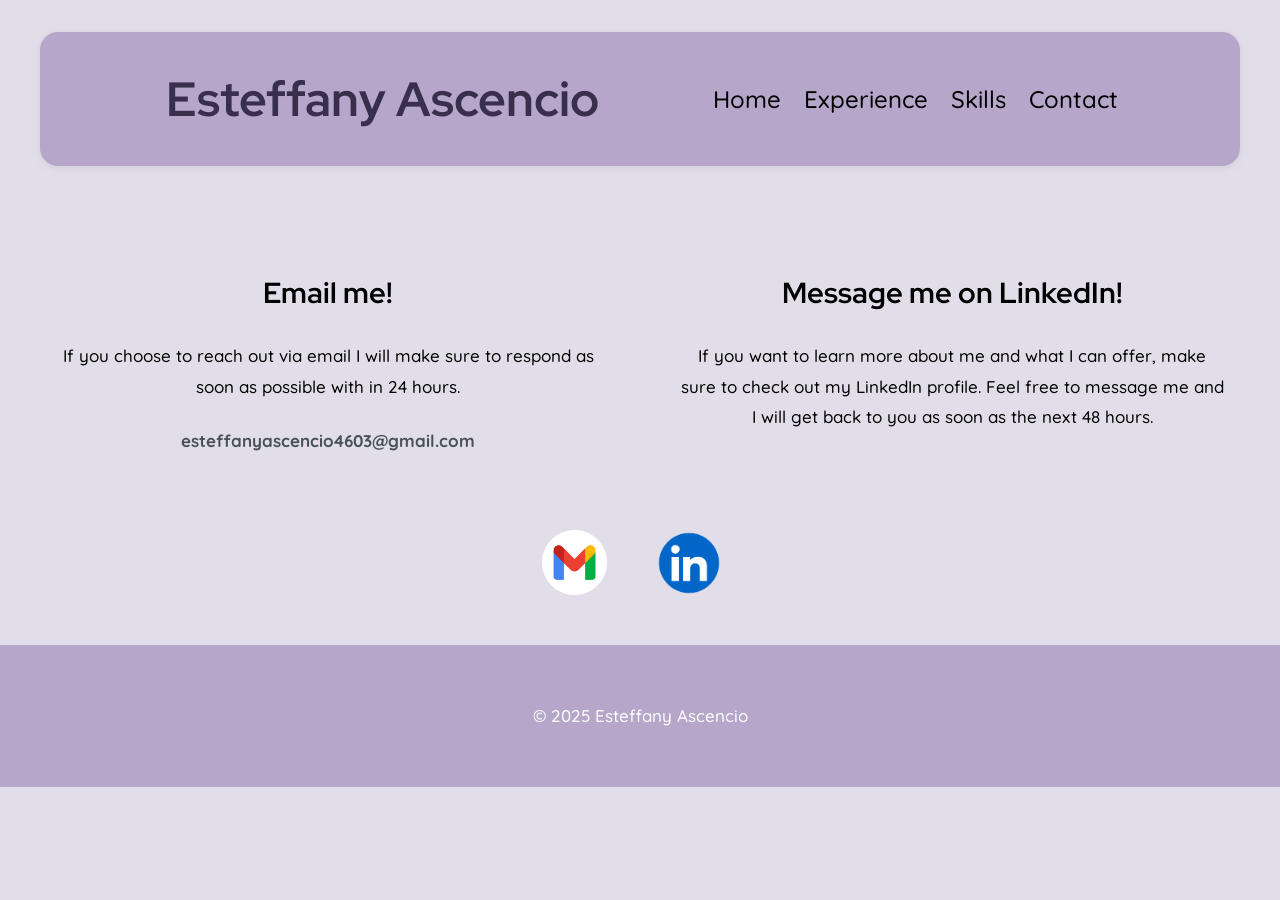
<file: contact.html>
<html>

<head>
    <meta name="viewport" content="width=device-width, initial-scale=1"/>
    <title>Contact - Esteffany's Portfolio</title>

 <link rel="stylesheet" type="text/css" href="final_style.css">

    <link rel="preconnect" href="https://fonts.googleapis.com">
<link rel="preconnect" href="https://fonts.gstatic.com" crossorigin>
<link href="https://fonts.googleapis.com/css2?family=Lato:ital,wght@0,100;0,300;0,400;0,700;0,900;1,100;1,300;1,400;1,700;1,900&family=Red+Hat+Display:ital,wght@0,300..900;1,300..900&display=swap" rel="stylesheet">

<link rel="preconnect" href="https://fonts.googleapis.com">
<link rel="preconnect" href="https://fonts.gstatic.com" crossorigin>
<link href="https://fonts.googleapis.com/css2?family=Quicksand:wght@300..700&display=swap" rel="stylesheet">

</head>

<body>
    <div class="container">
        <header>
            <div class="header-content">
                <div class="banner">
                  <h1 class="red-hat-display header">Esteffany Ascencio</h1>
                  <nav class="nav-menu" id="nav-menu">
                      <ul class="quicksand">
                          <li><a href="index.html">Home</a></li>
                          <li><a href="experience.html">Experience</a></li>
                          <li><a href="skills.html">Skills</a></li>
                          <li><a href="contact.html">Contact</a></li>
                      </ul>
                  </nav>
                </div>
                <button class="hamburger" id="hamburger-menu">
                    <span></span>
                    <span></span>
                    <span></span>
                </button>
            </div>
        </header>

        <div class="contact-section">
            <div class="email-section">
                <h2 class = "red-hat-display"> Email me!</h2>
                <p class = "quicksand">If you choose to reach out via email I will make sure to respond as soon as possible with in 24 hours.</p>
                <b><p class = "quicksand email">esteffanyascencio4603@gmail.com</b></p>
            </div>

            <div class="linkedin-section">
                <h2 class = "red-hat-display"> Message me on LinkedIn!</h2>
                <p class = "quicksand"> If you want to learn more about me and what I can offer, make sure to check out my LinkedIn profile. Feel free to message me and I will get back to you as soon as the next 48 hours.</p>
            </div>
        </div>

        <div class="image-row">
            <img src = "gmail.webp" class = "gmail-image">
            <a href = "https://www.linkedin.com/feed/"><img src = "linkedin.webp" class = "linkedin-image"></a>
        </div>
        

    </div>
    <script src="script.js"></script>
    <footer>
        <p class = "quicksand">© 2025 Esteffany Ascencio</p>
    </footer>

</body>
</html>
</file>
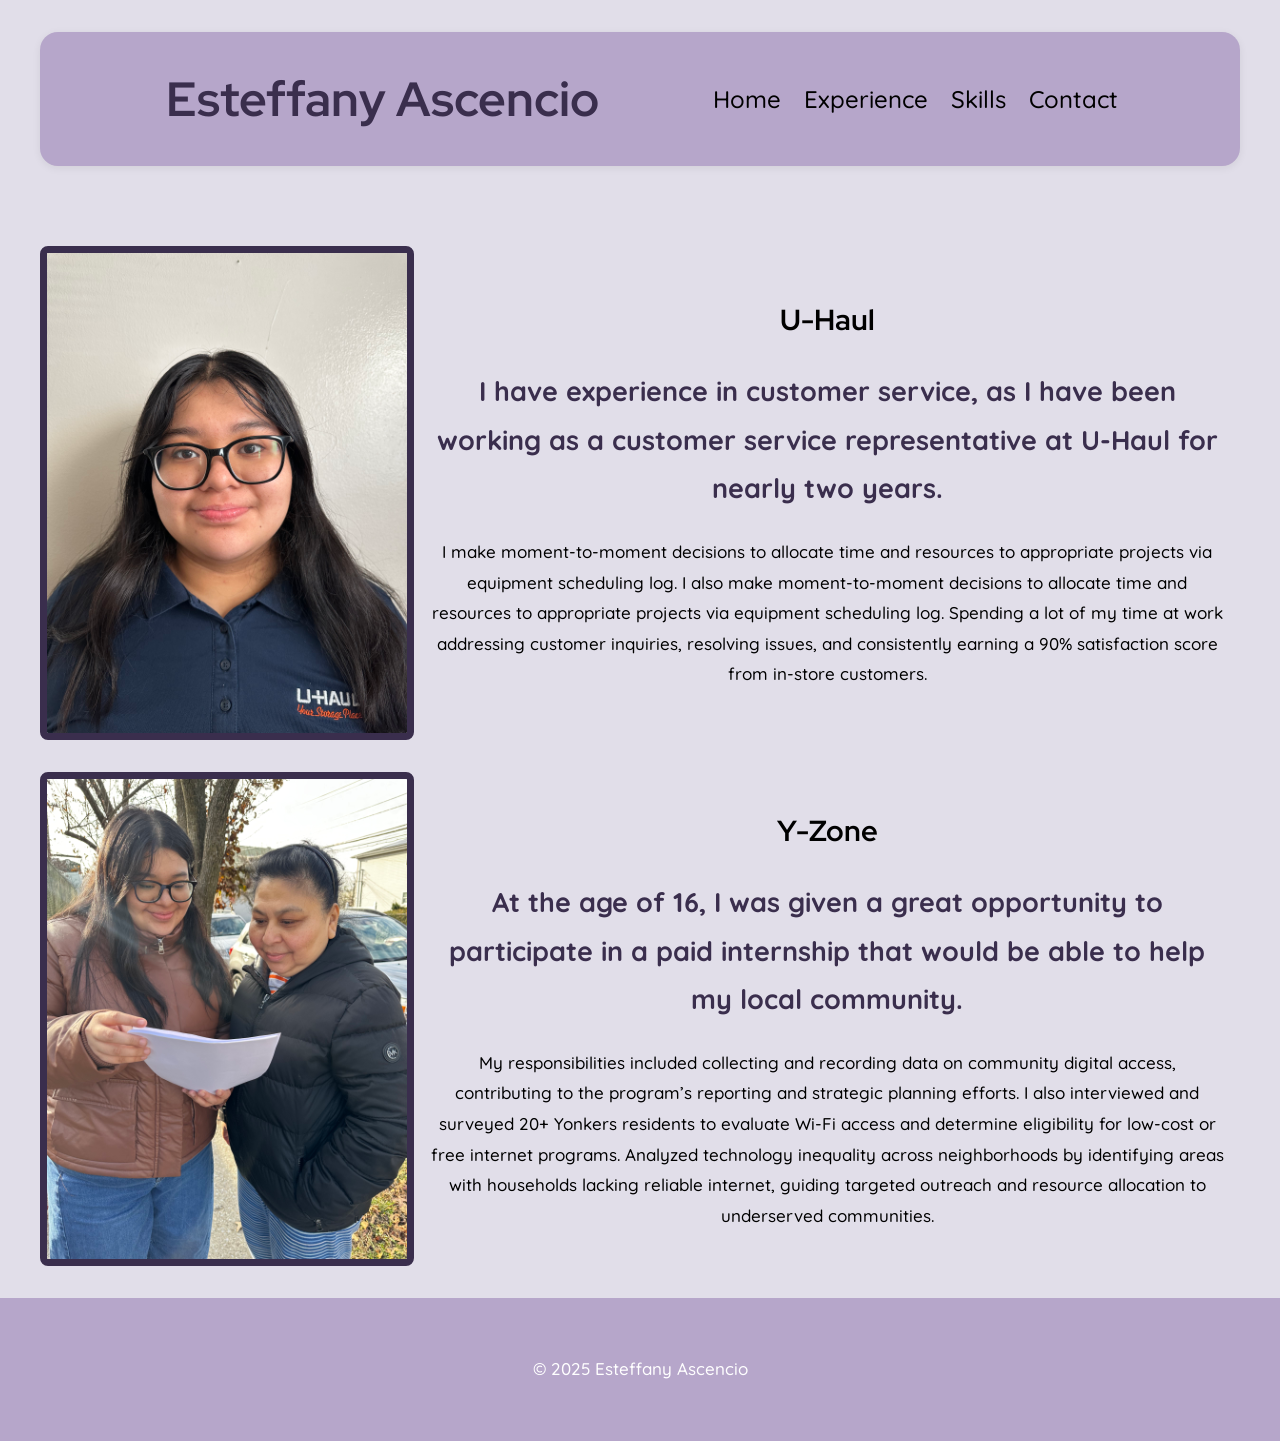
<file: experience.html>
<html>
<head>

     <meta name="viewport" content="width=device-width, initial-scale=1"/>
    <link rel="stylesheet" type="text/css" href="final_style.css">

    <link rel="preconnect" href="https://fonts.googleapis.com">
<link rel="preconnect" href="https://fonts.gstatic.com" crossorigin>
<link href="https://fonts.googleapis.com/css2?family=Lato:ital,wght@0,100;0,300;0,400;0,700;0,900;1,100;1,300;1,400;1,700;1,900&family=Red+Hat+Display:ital,wght@0,300..900;1,300..900&display=swap" rel="stylesheet">

<link rel="preconnect" href="https://fonts.googleapis.com">
<link rel="preconnect" href="https://fonts.gstatic.com" crossorigin>
<link href="https://fonts.googleapis.com/css2?family=Quicksand:wght@300..700&display=swap" rel="stylesheet">
</head>

<body>

    <div class = "container">


    <header>
        <div class="header-content">
            <div class="banner">
              <h1 class="red-hat-display header">Esteffany Ascencio</h1>
              <nav class="nav-menu" id="nav-menu">
                  <ul class = "quicksand">
                      <li><a href="index.html">Home</a></li>
                      <li><a href="experience.html">Experience</a></li>
                      <li><a href="skills.html">Skills</a></li>
                      <li><a href="contact.html">Contact</a></li>
                  </ul>
              </nav>
            </div>
            <button class="hamburger" id="hamburger-menu">
                <span></span>
                <span></span>
                <span></span>
            </button>
        </div>
    </header>

    <section id = "experience">
        <div class="uhaul-flex">
          <img src = "uhaul.jpg" class ="uhaul-image image-border">
        <div>
            <h2 class="red-hat-display"> U-Haul</h2>

            
            <p class = "quicksand topline"> I have experience in customer service, as I have been working as a customer service representative at U-Haul for nearly two years.</p>

                <p class = "quicksand">I make moment-to-moment decisions to allocate time and
                resources to appropriate projects via equipment scheduling log. I also make moment-to-moment decisions to allocate time and resources 
                to appropriate projects via equipment scheduling log. Spending a lot of my time at work addressing customer inquiries, resolving issues, and consistently earning a 90% satisfaction score from in-store customers. </p>
            
        </div>
        </div>

        <div class ="yzone-flex">
        <img src = "yzone.jpg" class = "yzone-image image-border">
        <div>
        <h2 class = "red-hat-display"> Y-Zone</h2>
    
        <p class = "quicksand topline"> At the age of 16, I was given a great opportunity to participate in a paid internship that would be able to help my local community. </p>
             
        <p class = "quicksand">My responsibilities included collecting and recording data on community digital access, contributing to the
              program’s reporting and strategic planning efforts. I also interviewed and surveyed 20+ Yonkers residents 
              to evaluate Wi-Fi access and determine eligibility for low-cost or free internet programs. Analyzed technology 
              inequality across neighborhoods by identifying areas with households lacking reliable internet, guiding
               targeted outreach and resource allocation to underserved communities. </p>

        </div>
        </div>
    </section>
    </div>

    <footer>
        <p class = "quicksand">© 2025 Esteffany Ascencio</p>
    </footer>

</body>
<script src="script.js"></script>
</html>
</file>
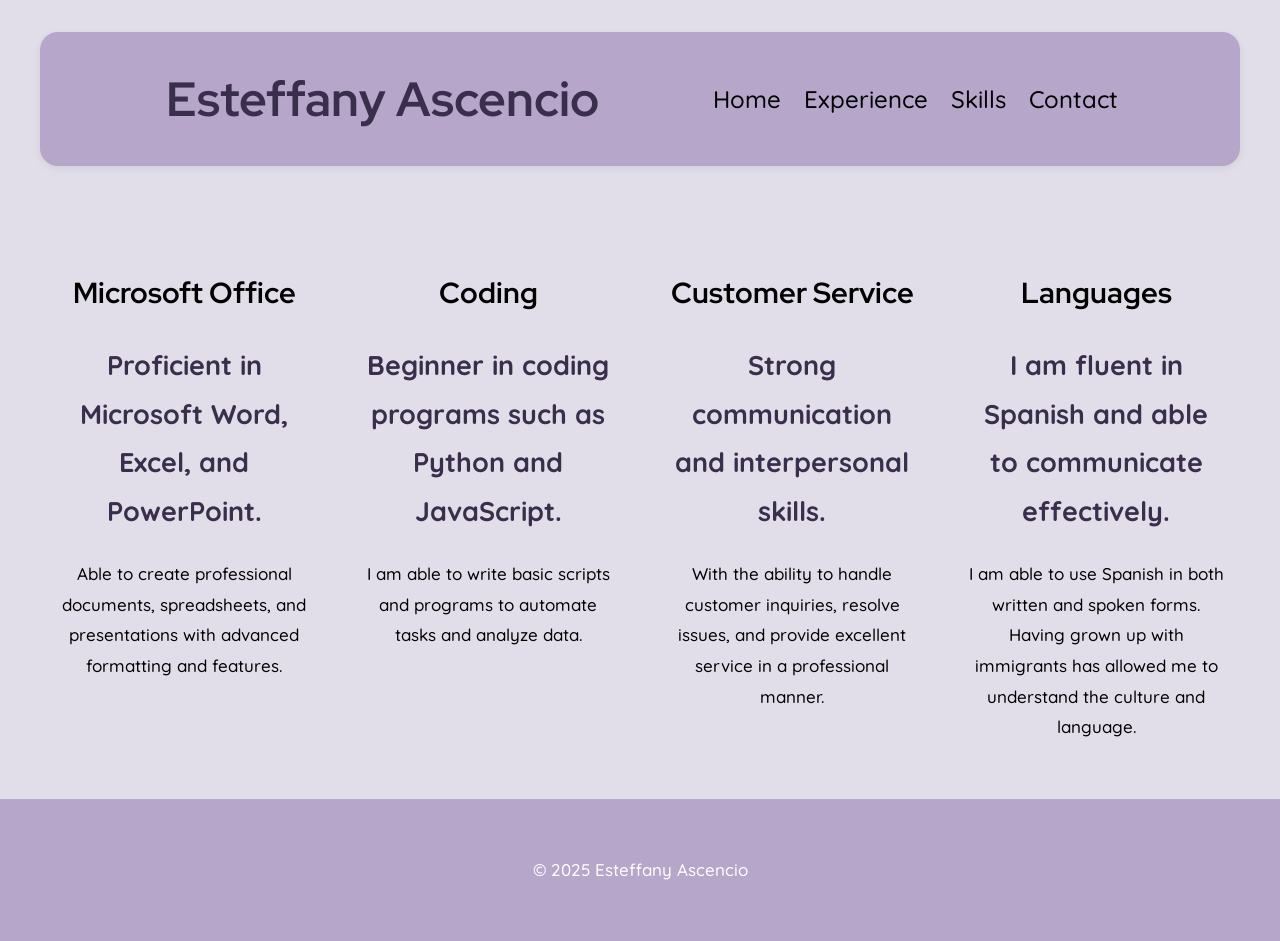
<file: skills.html>
<html>
<head>

     <meta name="viewport" content="width=device-width, initial-scale=1"/>
    <link rel="stylesheet" type="text/css" href="final_style.css">

    <link rel="preconnect" href="https://fonts.googleapis.com">
<link rel="preconnect" href="https://fonts.gstatic.com" crossorigin>
<link href="https://fonts.googleapis.com/css2?family=Lato:ital,wght@0,100;0,300;0,400;0,700;0,900;1,100;1,300;1,400;1,700;1,900&family=Red+Hat+Display:ital,wght@0,300..900;1,300..900&display=swap" rel="stylesheet">

<link rel="preconnect" href="https://fonts.googleapis.com">
<link rel="preconnect" href="https://fonts.gstatic.com" crossorigin>
<link href="https://fonts.googleapis.com/css2?family=Quicksand:wght@300..700&display=swap" rel="stylesheet">
</head>

<body>

    <div class = "container">


    <header>
        <div class="header-content">
            <div class="banner">
              <h1 class="red-hat-display header">Esteffany Ascencio</h1>
              <nav class="nav-menu" id="nav-menu">
                  <ul class = "quicksand">
                      <li><a href="index.html">Home</a></li>
                      <li><a href="experience.html">Experience</a></li>
                      <li><a href="skills.html">Skills</a></li>
                      <li><a href="contact.html">Contact</a></li>
                  </ul>
              </nav>
            </div>
            <button class="hamburger" id="hamburger-menu">
                <span></span>
                <span></span>
                <span></span>
            </button>
        </div>
    </header>

    <div class="skills-flex">
        <div class="skill-item">
    <h2 class = "red-hat-display">Microsoft Office</h2>
    <p class = "quicksand topline">Proficient in Microsoft Word, Excel, and PowerPoint.</p>

    <p class = "quicksand"> Able to create professional documents, spreadsheets, and presentations with advanced formatting and features.</p>
        </div>

        <div class="skill-item">
    <h2 class="red-hat-display">Coding</h2>
    <p class = "quicksand topline">Beginner in coding programs such as Python and JavaScript.</p>

    <p class = "quicksand"> I am able to write basic scripts and programs to automate tasks and analyze data.</p>
        </div>

        <div class="skill-item">
    <h2 class="red-hat-display">Customer Service</h2>
    <p class = "quicksand topline">Strong communication and interpersonal skills.</p>
    <p class = "quicksand">With the ability to handle customer inquiries, resolve issues, and provide excellent service in a professional manner.</p>
        </div>  

    <div class="skill-item">
    <h2 class="red-hat-display">Languages</h2>
    <p class = "quicksand topline">I am fluent in Spanish and able to communicate effectively.</p>
    <p class = "quicksand"> I am able to use Spanish in both written and spoken forms. Having grown up with immigrants has allowed me to understand the culture and language.</p>
</div>
</div>
    </div>
    <footer>
        <p class = "quicksand">© 2025 Esteffany Ascencio</p>
    </footer>

</body>
    
    <script src="script.js"></script>

</html>
</file>
<file: final_style.css>
.banner {
    width: 100%;
    background: #b6a6ca;
    padding: 24px 8px;
    border-radius: 18px; /*ai added a space and asterisk here to prevent css parsing error*/
    margin-bottom: 16px;
    box-shadow: 0 2px 8px rgba(0,0,0,0.07);
    display: flex;
    justify-content: center;
    align-items: center;
}

.banner h1 {
    color: #3a2e4d;
    margin: 0;
    font-size: 48px;
    white-space: nowrap;
}


body {
    background-color: #e1dee9;
    text-align: center;
    margin: 0;
    padding: 0;
    line-height: 1.6;
}

.red-hat-display {
  font-family: "Red Hat Display", sans-serif; /*ai added sans-serif as a fallback in case google font does not load*/
  font-optical-sizing: auto;
  font-weight: 700;
  font-style: normal;
}

.quicksand {
  font-family: "Quicksand", sans-serif; /*ai added sans-serif as a fallback in case google font does not load*/
  font-optical-sizing: auto;
  font-weight: 500;
  font-style: normal;
}

p {
    margin: 24px 0;
    padding: 0 16px;
    line-height: 1.8;
    font-size: 17px;
}

.topline {
    font-size: 27px;
    font-weight: bold;
    color: #3a2e4d;
}

h2 {
    font-size: 29px;
}


li{
    list-style-type: none;
    text-decoration: none;
    background-color: #b6a6ca;
    
    
}

a{
    text-decoration: none;
    color: black;
}

a:hover {
    text-decoration: underline;
}



.container {
    max-width: 1200px;
    margin: 0 auto;
    padding: 0 24px;
}

header {
    padding: 32px 0;
    margin-bottom: 32px;
    display: flex;
    flex-direction: column;
    align-items: center;
    text-align: center;
}

.header-content {
    display: flex;
    justify-content: center;
    align-items: center;
    position: relative;
    width: 100%;
    margin-bottom: 24px;
}

.header-content h1 {
    position: relative;
    left: auto;
    transform: none;
    margin: 0;
    text-align: center;
    width: auto;
    pointer-events: auto;
    font-size: 48px;
}


/* stylization for hamburger menu */

.hamburger {
    display: none;
    flex-direction: column;
    background: none;
    border: none;
    cursor: pointer;
    padding: 24px 8px;
    position: absolute;
    right: 16px;
}

.hamburger span {
    width: 25px;
    height: 3px;
    background-color: #333;
    margin: 5px 0;
    transition: all 0.3s ease;
    border-radius: 2px;
}


.hamburger.active span:nth-child(1) {
    transform: rotate(45deg) translate(10px, 10px);
}

.hamburger.active span:nth-child(2) {
    opacity: 0;
}

.hamburger.active span:nth-child(3) {
    transform: rotate(-45deg) translate(7px, -7px);
}

/* end of stylization for hamburger menu */

.nav-menu {
    width: 100%;
    display: flex;
    justify-content: center;
    font-size: 32px;
}

.uhaul-flex {
    display: flex;
    align-items: center;
    margin-bottom: 32px;
}

.uhaul-image{
    width: 30%;
    height: auto;
    border-radius: 8px;
    object-fit: cover;
}

.yzone-flex {
    display: flex;
    align-items: center;
    margin-bottom: 32px;
}

.yzone-image{
    width: 30%;
    height: auto;
    border-radius: 8px;
    object-fit: cover;
}

footer {
    padding: 2rem;
    text-align: center;
    background-color: #b6a6ca;
    color: white;
    margin-top: 32px;
}

.frontpage-image {
    width: 40%;
    height: auto;
    border-radius: 8px;
    object-fit: cover;
    margin-bottom: 32px;
}   

.frontpage-flex {
    display: flex;
    align-items: center;
}

.image-border {
    border: 7px solid #3a2e4d;
}

.gmail-image {
    width: 65px;
    height: 65px;
    display: inline-block;
    margin: 0 16px;
}

.linkedin-image {
    width: 100px;
    height: 100px;
    display: inline-block;
    margin: 0 16px;

}

.image-row {
    display: flex;
    justify-content: center;
    align-items: center;
    margin: 32px 0;
}

.email {
    color: #495057
}

.skills-flex{
    display: flex;
    flex-wrap: wrap;
    justify-content: center;
    gap: 1rem;
 }

.skill-item {
    flex: 1 1 22%;
    min-width: 200px;
    max-width: 300px;
}


@media only screen and (max-width: 768px) {

    /*for when screen gets smaller, hamburger menu will appear*/
    .hamburger {
        display: flex;
    }

    .header-content h1 {
        font-size: 24px;
    }

    .nav-menu {
        max-height: 0;
        overflow: hidden;
        transition: max-height 0.3s ease-out;
        width: 100%;
        position: absolute;
        top: 100px;
        left: 0;
        background-color: #e1dee9
    }

    .nav-menu.active {
        max-height: 300px;
        overflow: visible;
    }

    nav ul {
        flex-direction: column;
        gap: 0;
        padding: 0;
        width: 100%;
    }

    nav ul li {
        display: block;
        margin: 0;
        padding: 1rem;
        border-bottom: 1px solid #ddd;
    }

    nav ul li:last-child {
        border-bottom: none;
    }

    .uhaul-flex {
    flex-direction: column;
    align-items: center;
    }

    .yzone-flex {
        flex-direction: column;
        align-items: center;
    }

    .contact-section {
        display: flex;
        flex-direction: column;
        gap: 2rem;
    }

    .email-section, .linkedin-section {
        flex: 1;
    }

    .frontpage-image {

        width: 80%;
        height: auto;
       
    }

    .skills-flex{
       flex-direction: column;
       align-items: center;
    }

    .skill-item {
        max-width: 100%;
        width: 100%;
    }

    .frontpage-flex {
        flex-direction: column;
    }
    .uhaul-image, .yzone-image {
        width: 80%;
        height: auto;
        margin-bottom: 16px;
    }
}


@media only screen and (min-width: 768px) {
    .header-content {
        gap: 32px;
        margin-bottom: 0;
    }

    /* when screen gets larger, hamburger menu will disappear */
    .hamburger {
        display: none;
    }

    .nav-menu {
        width: 100%;
        position: static;
        max-height: none;
        overflow: visible;
        background-color: transparent;
        box-shadow: none;
    }

    nav ul {
        flex-direction: row;
        gap: 56px;
        padding: 0;
        justify-content: center;
        font-size: 24px;
    }

    nav ul li {
        display: inline;
        background-color: transparent;
        text-align: center;
        text-decoration-color: black;
        border: none;
        padding: 0 8px;
        margin: 0;
    }

    .contact-section {
        display: flex;
        flex-direction: row;
        gap: 48px;
        justify-content: center;
        align-items: flex-start;
    }

    .email-section, .linkedin-section {
        flex: 1;
    }

    h1 {
        text-align: center;
        padding-left: 10%;
    }


    
}
</file>
